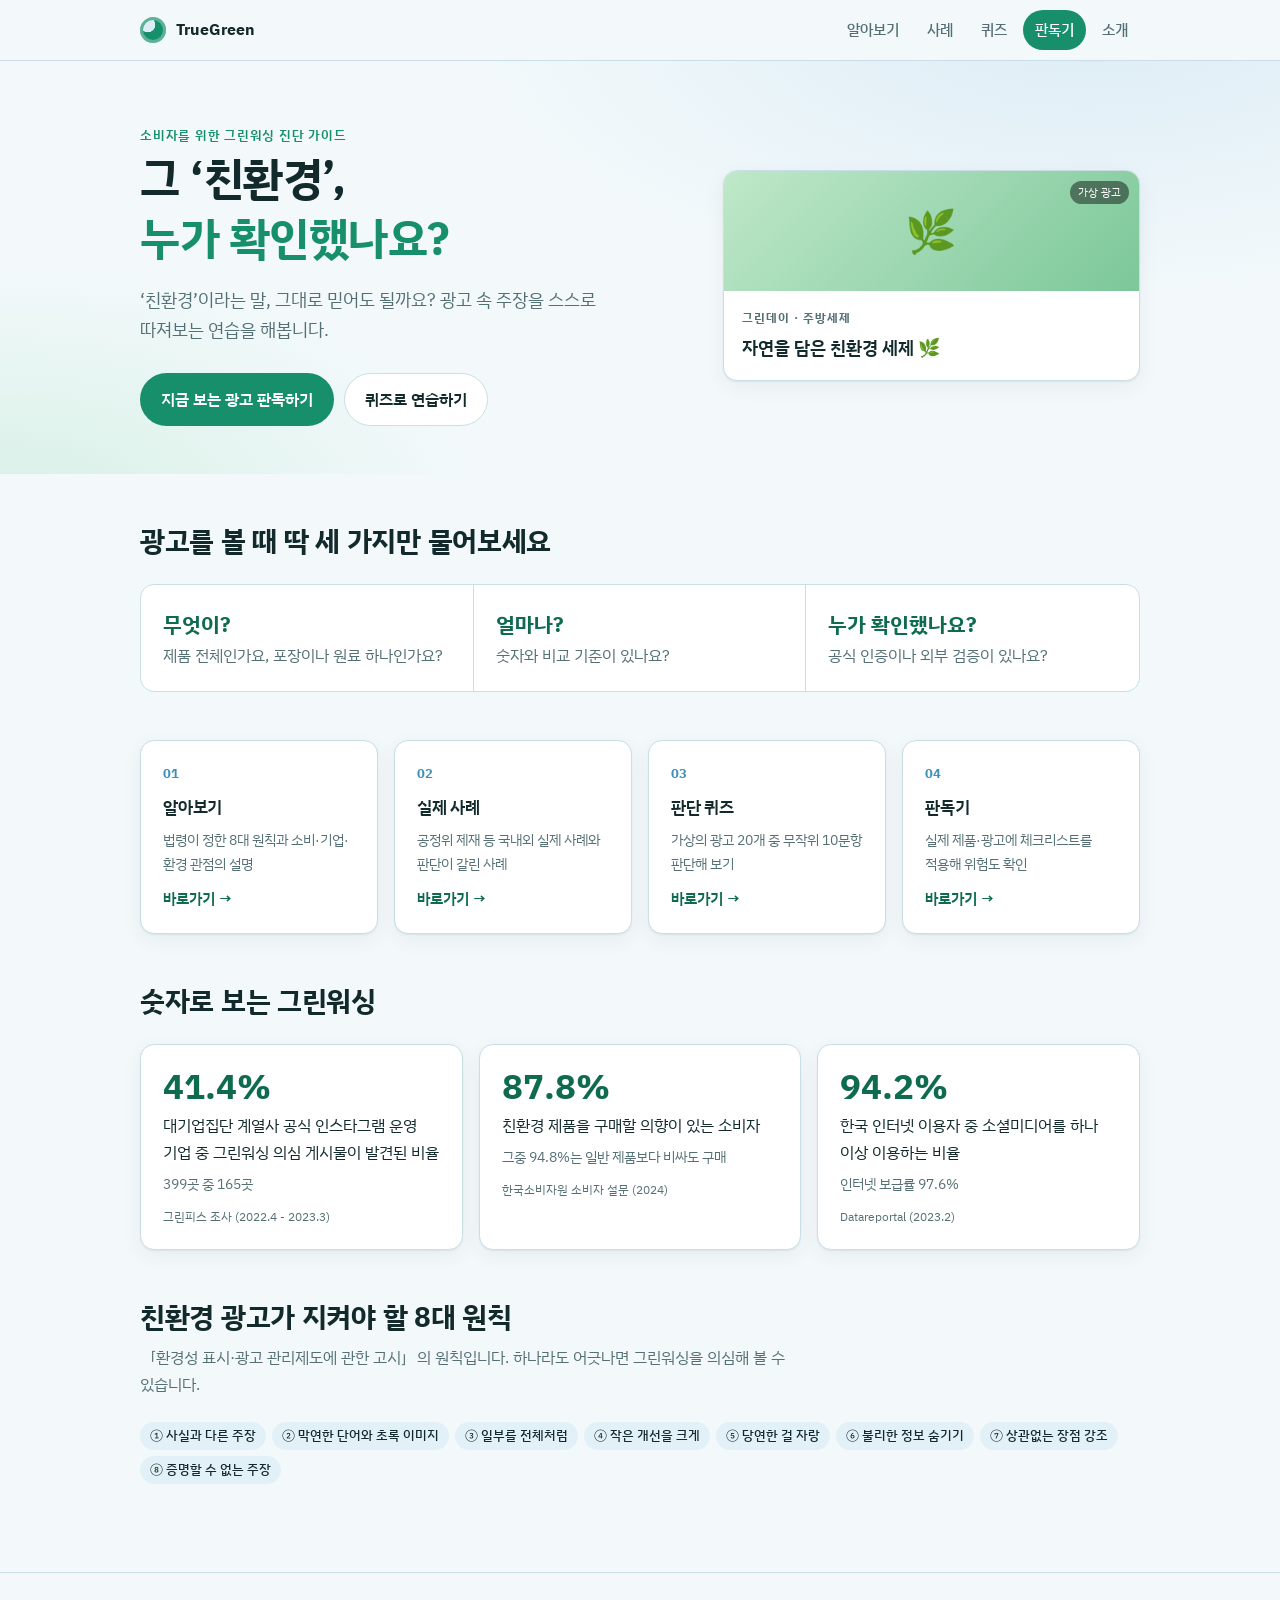
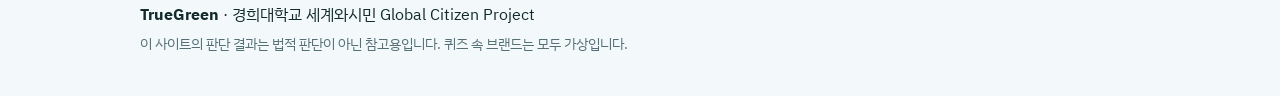
<file: webapp/index.html>
<!DOCTYPE html>
<html lang="ko">
<head>
  <meta charset="UTF-8">
  <meta name="viewport" content="width=device-width, initial-scale=1">
  <title>TrueGreen</title>
  <meta name="description" content="친환경 광고 속 주장을 스스로 따져보는 소비자용 그린워싱 진단 가이드">
  <meta property="og:title" content="TrueGreen">
  <meta property="og:description" content="‘친환경’이라는 말, 그대로 믿어도 될까요? 퀴즈와 체크리스트로 확인해 보세요.">
  <link rel="icon" href="data:image/svg+xml,%3Csvg xmlns='http://www.w3.org/2000/svg' viewBox='0 0 32 32'%3E%3Ccircle cx='16' cy='16' r='15' fill='%23178f6b'/%3E%3Cpath d='M10 19c0-6 5-10 12-10-1 7-5 12-11 12' fill='%23e2f1f7'/%3E%3C/svg%3E">
  <link rel="preconnect" href="https://fonts.googleapis.com">
  <link rel="preconnect" href="https://fonts.gstatic.com" crossorigin>
  <link rel="stylesheet" href="https://fonts.googleapis.com/css2?family=IBM+Plex+Sans+KR:wght@400;500;600;700&display=swap">
  <link rel="stylesheet" href="css/style.css">
</head>
<body>
  <a class="skip" href="#app">본문으로 건너뛰기</a>

  <header class="site-header">
    <div class="wrap header-inner">
      <a class="brand" href="#/" aria-label="홈">
        <span class="brand-mark" aria-hidden="true"></span>
        <span class="brand-name" data-site-name>TrueGreen</span>
      </a>
      <nav class="nav" aria-label="주요 메뉴">
        <a href="#/learn" data-route="learn">알아보기</a>
        <a href="#/cases" data-route="cases">사례</a>
        <a href="#/quiz" data-route="quiz">퀴즈</a>
        <a href="#/check" data-route="check" class="nav-cta">판독기</a>
        <a href="#/about" data-route="about">소개</a>
      </nav>
    </div>
  </header>

  <main id="app" tabindex="-1"></main>

  <footer class="site-footer">
    <div class="wrap footer-inner">
      <p><strong data-site-name>TrueGreen</strong> · <span data-project></span></p>
      <p class="muted small">이 사이트의 판단 결과는 법적 판단이 아닌 참고용입니다. 퀴즈 속 브랜드는 모두 가상입니다.</p>
    </div>
  </footer>

  <div class="toast" role="status" aria-live="polite"></div>

  <!-- 콘텐츠 데이터: 내용 수정은 data 폴더의 파일만 고치면 됩니다 -->
  <script src="data/config.js"></script>
  <script src="data/content.js"></script>
  <script src="data/cases.js"></script>
  <script src="data/quiz.js"></script>
  <script src="data/checklist.js"></script>
  <!-- 화면 구성 로직 -->
  <script src="js/app.js"></script>
</body>
</html>
</file>
<file: webapp/css/style.css>
/* ============================================================
   디자인 토큰 - 시원한 녹색 + 연한 푸른색
   색을 바꾸고 싶으면 여기 변수만 수정하세요.
   ============================================================ */
:root {
  --bg: #f3f9fb;
  --surface: #ffffff;
  --surface-2: #e2f1f7;
  --fg: #122a2b;
  --muted: #557075;
  --line: #c9dfe5;
  --accent: #178f6b;
  --accent-strong: #0f6b50;
  --accent-soft: #d6f0e5;
  --sky: #3d8fb8;
  --sky-soft: #dcecf5;
  --risk-low: #178f6b;
  --risk-mid: #b97c06;
  --risk-high: #c0443a;
  --risk-low-soft: #d6f0e5;
  --risk-mid-soft: #fbefd3;
  --risk-high-soft: #f8dedb;
  --font: "IBM Plex Sans KR", "Apple SD Gothic Neo", "Malgun Gothic", system-ui, sans-serif;
  --radius: 14px;
  --radius-sm: 8px;
  --shadow: 0 1px 2px rgba(18, 42, 43, .06), 0 6px 20px rgba(18, 42, 43, .06);
  --max: 1040px;
}
@media (prefers-color-scheme: dark) {
  :root {
    --bg: #0e1b1f; --surface: #14252a; --surface-2: #1a3038; --fg: #e4f1f3; --muted: #93adb2;
    --line: #29434b; --accent: #3fc29a; --accent-strong: #84dec1; --accent-soft: #1a3b33;
    --sky: #6fb6dc; --sky-soft: #1b3442;
    --risk-low: #3fc29a; --risk-mid: #e2a93a; --risk-high: #ec7468;
    --risk-low-soft: #1a3b33; --risk-mid-soft: #3d311a; --risk-high-soft: #43221f;
    --shadow: 0 1px 2px rgba(0,0,0,.3), 0 6px 20px rgba(0,0,0,.25);
    color-scheme: dark;
  }
}

/* ---------- 기본 ---------- */
* { box-sizing: border-box; }
html { scroll-behavior: smooth; }
body {
  margin: 0; background: var(--bg); color: var(--fg);
  font-family: var(--font); font-size: 16px; line-height: 1.7;
  word-break: keep-all; overflow-wrap: anywhere;
  -webkit-font-smoothing: antialiased;
}
h1, h2, h3, h4 { line-height: 1.35; margin: 0; text-wrap: balance; letter-spacing: -0.01em; }
h1 { font-size: clamp(1.9rem, 5vw, 2.8rem); font-weight: 700; }
h2 { font-size: clamp(1.35rem, 3.2vw, 1.75rem); font-weight: 700; }
h3 { font-size: 1.08rem; font-weight: 600; }
p { margin: 0; }
a { color: var(--accent-strong); }
button { font: inherit; color: inherit; }
:focus-visible { outline: 3px solid var(--sky); outline-offset: 2px; border-radius: 4px; }
main:focus { outline: none; }
.wrap { max-width: var(--max); margin: 0 auto; padding-inline: 20px; }
.muted { color: var(--muted); }
.small { font-size: .88rem; }
.eyebrow { font-size: .8rem; letter-spacing: .06em; color: var(--accent); font-weight: 600; }
.stack > * + * { margin-top: 12px; }
.skip { position: absolute; left: -999px; top: 8px; background: var(--fg); color: var(--bg); padding: 8px 12px; border-radius: 6px; z-index: 100; }
.skip:focus { left: 8px; }

/* ---------- 헤더 ---------- */
.site-header {
  position: sticky; top: 0; z-index: 50;
  background: color-mix(in srgb, var(--bg) 88%, transparent);
  backdrop-filter: saturate(1.4) blur(10px);
  border-bottom: 1px solid var(--line);
}
.header-inner { display: flex; align-items: center; justify-content: space-between; gap: 16px; min-height: 60px; }
.brand { display: flex; align-items: center; gap: 10px; text-decoration: none; color: var(--fg); font-weight: 700; white-space: nowrap; }
.brand-mark {
  width: 26px; height: 26px; border-radius: 50%;
  background: radial-gradient(circle at 30% 30%, var(--sky-soft) 0 28%, transparent 30%), var(--accent);
  box-shadow: inset 0 0 0 3px color-mix(in srgb, var(--accent) 70%, white);
}
.nav { display: flex; gap: 4px; overflow-x: auto; scrollbar-width: none; }
.nav::-webkit-scrollbar { display: none; }
.nav a {
  text-decoration: none; color: var(--muted); font-weight: 500; font-size: .95rem;
  padding: 7px 12px; border-radius: 999px; white-space: nowrap;
}
.nav a:hover { color: var(--fg); background: var(--surface-2); }
.nav a.active { color: var(--accent-strong); background: var(--accent-soft); }
.nav a.nav-cta { color: #fff; background: var(--accent); }
.nav a.nav-cta:hover, .nav a.nav-cta.active { background: var(--accent-strong); color: #fff; }
@media (prefers-color-scheme: dark) { .nav a.nav-cta, .nav a.nav-cta:hover, .nav a.nav-cta.active { color: #0e1b1f; } }
@media (max-width: 640px) {
  .header-inner { flex-direction: column; align-items: stretch; gap: 4px; padding-block: 10px 8px; }
  .nav { margin-inline: -8px; }
}

/* ---------- 공통 컴포넌트 ---------- */
.section { padding-block: 48px; }
.section-head { margin-bottom: 24px; max-width: 680px; }
.section-head p { margin-top: 8px; color: var(--muted); }
.card {
  background: var(--surface); border: 1px solid var(--line); border-radius: var(--radius);
  padding: 22px; box-shadow: var(--shadow);
}
.grid { display: grid; gap: 16px; }
.grid-2 { grid-template-columns: repeat(auto-fit, minmax(280px, 1fr)); }
.grid-3 { grid-template-columns: repeat(auto-fit, minmax(240px, 1fr)); }
.grid-4 { grid-template-columns: repeat(auto-fit, minmax(210px, 1fr)); }

.btn {
  display: inline-flex; align-items: center; justify-content: center; gap: 8px;
  padding: 12px 20px; border-radius: 999px; border: 1px solid transparent;
  font-weight: 600; text-decoration: none; cursor: pointer; min-height: 46px;
  transition: background .15s, transform .1s, border-color .15s;
}
.btn:active { transform: translateY(1px); }
.btn-primary { background: var(--accent); color: #fff; }
.btn-primary:hover { background: var(--accent-strong); }
@media (prefers-color-scheme: dark) { .btn-primary, .btn-primary:hover { color: #0e1b1f; } }
.btn-ghost { background: var(--surface); border-color: var(--line); color: var(--fg); }
.btn-ghost:hover { border-color: var(--accent); }
.btn-row { display: flex; flex-wrap: wrap; gap: 10px; }

.tag {
  display: inline-flex; align-items: center; gap: 4px; font-size: .8rem; font-weight: 500;
  padding: 3px 10px; border-radius: 999px; background: var(--surface-2); color: var(--fg);
  text-decoration: none; white-space: nowrap;
}
a.tag:hover { background: var(--accent-soft); }
.tags { display: flex; flex-wrap: wrap; gap: 6px; }

.toast {
  position: fixed; left: 50%; bottom: 24px; transform: translate(-50%, 20px);
  background: var(--fg); color: var(--bg); padding: 10px 18px; border-radius: 999px;
  font-size: .92rem; opacity: 0; pointer-events: none; transition: .2s; z-index: 100;
}
.toast.show { opacity: 1; transform: translate(-50%, 0); }

/* ---------- 홈 ---------- */
.hero {
  padding-block: 64px 48px;
  background:
    radial-gradient(900px 400px at 85% -10%, var(--sky-soft), transparent 70%),
    radial-gradient(700px 360px at 0% 110%, var(--accent-soft), transparent 70%);
}
.hero-inner { display: grid; grid-template-columns: 1.3fr 1fr; gap: 40px; align-items: center; }
.hero h1 em { font-style: normal; color: var(--accent); }
.hero p.lead { font-size: 1.12rem; color: var(--muted); margin-top: 16px; max-width: 520px; }
.hero .btn-row { margin-top: 28px; }
.hero-visual { position: relative; }
@media (max-width: 760px) { .hero-inner { grid-template-columns: 1fr; } .hero-visual { display: none; } }

.feature { display: flex; flex-direction: column; gap: 10px; text-decoration: none; color: inherit; transition: transform .15s, border-color .15s; }
.feature:hover { transform: translateY(-2px); border-color: var(--accent); }
.feature .num { font-size: .8rem; font-weight: 700; color: var(--sky); }
.feature .go { margin-top: auto; color: var(--accent-strong); font-weight: 600; font-size: .92rem; }

.three-q { display: grid; grid-template-columns: repeat(3, 1fr); gap: 0; border: 1px solid var(--line); border-radius: var(--radius); overflow: hidden; background: var(--surface); }
.three-q > div { padding: 22px; border-right: 1px solid var(--line); }
.three-q > div:last-child { border-right: 0; }
.three-q .q { font-size: 1.3rem; font-weight: 700; color: var(--accent-strong); }
@media (max-width: 640px) { .three-q { grid-template-columns: 1fr; } .three-q > div { border-right: 0; border-bottom: 1px solid var(--line); } .three-q > div:last-child { border-bottom: 0; } }

/* ---------- 가짜 광고 카드 (퀴즈·홈) ---------- */
.ad {
  position: relative; border-radius: var(--radius); overflow: hidden;
  border: 1px solid var(--line); background: var(--surface); box-shadow: var(--shadow);
}
.ad-visual { height: 120px; display: grid; place-items: center; font-size: 2.6rem; }
.ad-body { padding: 16px 18px 18px; }
.ad-brand { font-size: .78rem; font-weight: 700; letter-spacing: .08em; color: var(--muted); text-transform: uppercase; }
.ad-copy { font-size: 1.12rem; font-weight: 600; margin-top: 4px; }
.ad-label { position: absolute; top: 10px; right: 10px; font-size: .7rem; background: rgba(0,0,0,.45); color: #fff; padding: 2px 8px; border-radius: 999px; }
.look-leaf   { background: linear-gradient(135deg, #bfe8c9, #7cc79a); }
.look-plain  { background: linear-gradient(135deg, #e8eef0, #cfdbe0); }
.look-cert   { background: linear-gradient(135deg, #dcefe6, #b6dcc9); }
.look-sky    { background: linear-gradient(135deg, #cfe7f6, #8cc3e3); }
.look-spray  { background: linear-gradient(135deg, #e3f1f6, #b9dbe7); }
.look-wave   { background: linear-gradient(135deg, #c5e6f2, #6fb3d3); }
.look-badge  { background: linear-gradient(135deg, #d8f0d9, #9fd6a6); }
.look-forest { background: linear-gradient(135deg, #a9d8b5, #4f9e72); }

/* ---------- 알아보기 ---------- */
.def { display: grid; grid-template-columns: 1fr 1fr; gap: 24px; align-items: start; }
@media (max-width: 760px) { .def { grid-template-columns: 1fr; } }
.def .note { background: var(--sky-soft); border-radius: var(--radius); padding: 20px; }

.signal { display: flex; flex-direction: column; gap: 10px; scroll-margin-top: 90px; }
.signal-head { display: flex; gap: 12px; align-items: center; }
.signal-icon {
  flex: none; width: 40px; height: 40px; border-radius: 12px; display: grid; place-items: center;
  background: var(--accent-soft); color: var(--accent-strong); font-weight: 700; font-size: 1.15rem;
}
.signal .short { color: var(--muted); font-size: .94rem; }
.signal details { border-top: 1px dashed var(--line); padding-top: 10px; }
.signal summary { cursor: pointer; font-weight: 600; font-size: .92rem; color: var(--accent-strong); list-style: none; }
.signal summary::-webkit-details-marker { display: none; }
.signal summary::after { content: " +"; }
.signal details[open] summary::after { content: " −"; }
.signal .detail { margin-top: 10px; display: grid; gap: 10px; font-size: .94rem; }
.example { border-radius: var(--radius-sm); padding: 10px 12px; font-size: .92rem; }
.example b { display: block; font-size: .76rem; letter-spacing: .04em; margin-bottom: 2px; }
.example.bad { background: var(--risk-high-soft); }
.example.bad b { color: var(--risk-high); }
.example.good { background: var(--risk-low-soft); }
.example.good b { color: var(--risk-low); }
.basis { font-size: .82rem; color: var(--muted); }
.signal.flash { animation: flash 1.6s ease; }
@keyframes flash { 0%,40% { border-color: var(--accent); box-shadow: 0 0 0 4px var(--accent-soft); } }

.tabs { display: flex; gap: 6px; flex-wrap: wrap; margin-bottom: 16px; }
.tab {
  border: 1px solid var(--line); background: var(--surface); padding: 8px 16px; border-radius: 999px;
  cursor: pointer; font-weight: 600;
}
.tab[aria-selected="true"] { background: var(--accent); border-color: var(--accent); color: #fff; }
@media (prefers-color-scheme: dark) { .tab[aria-selected="true"] { color: #0e1b1f; } }
.axis-panel ul { margin: 14px 0 0; padding-left: 20px; display: grid; gap: 8px; }
.stats { display: grid; grid-template-columns: repeat(auto-fit, minmax(160px, 1fr)); gap: 12px; margin-top: 16px; }
.stat { background: var(--surface-2); border-radius: var(--radius-sm); padding: 14px; }
.stat .v { font-size: 1.5rem; font-weight: 700; color: var(--accent-strong); }

.steps { counter-reset: step; display: grid; gap: 12px; }
.step { position: relative; padding-left: 52px; }
.step::before {
  counter-increment: step; content: counter(step);
  position: absolute; left: 0; top: 0; width: 36px; height: 36px; border-radius: 50%;
  display: grid; place-items: center; background: var(--sky-soft); color: var(--sky); font-weight: 700;
}
.reg { display: grid; grid-template-columns: 220px 1fr; gap: 6px 20px; padding: 14px 0; border-bottom: 1px solid var(--line); }
.reg:last-child { border-bottom: 0; }
@media (max-width: 640px) { .reg { grid-template-columns: 1fr; } }

/* ---------- 사례 ---------- */
.filters { display: flex; gap: 6px; flex-wrap: wrap; margin-bottom: 20px; }
.case { display: flex; flex-direction: column; gap: 12px; }
.case-top { display: flex; justify-content: space-between; align-items: center; gap: 8px; flex-wrap: wrap; }
.case h3 { font-size: 1.15rem; }
.case .brands { font-size: .88rem; color: var(--muted); margin-top: 2px; }
.case dl { margin: 0; display: grid; gap: 10px; }
.case dt { font-size: .78rem; font-weight: 700; color: var(--muted); letter-spacing: .03em; }
.case dd { margin: 2px 0 0; font-size: .95rem; }
.outcome { border-radius: var(--radius-sm); padding: 10px 12px; font-size: .92rem; }
.outcome.sanction { background: var(--risk-high-soft); }
.outcome.guidance, .outcome.court { background: var(--risk-mid-soft); }
.outcome.cleared { background: var(--sky-soft); }
.badge { font-size: .74rem; font-weight: 700; padding: 3px 9px; border-radius: 999px; }
.badge.sanction { background: var(--risk-high); color: #fff; }
.badge.guidance, .badge.court { background: var(--risk-mid); color: #fff; }
.badge.cleared { background: var(--sky); color: #fff; }
.takeaway { border-left: 3px solid var(--accent); padding-left: 12px; font-size: .94rem; }
.sources { font-size: .82rem; color: var(--muted); }
.sources a { color: var(--muted); }

/* ---------- 퀴즈 · 판독기 공통 ---------- */
.flow { max-width: 640px; margin: 0 auto; }
.progress { display: flex; align-items: center; gap: 12px; margin-bottom: 18px; font-size: .88rem; color: var(--muted); }
.progress-bar { flex: 1; height: 8px; border-radius: 999px; background: var(--surface-2); overflow: hidden; }
.progress-bar span { display: block; height: 100%; background: linear-gradient(90deg, var(--accent), var(--sky)); border-radius: inherit; transition: width .3s; }
.question { font-size: 1.12rem; font-weight: 600; margin: 20px 0 14px; }
.options { display: grid; gap: 10px; }
.option {
  text-align: left; width: 100%; padding: 14px 16px; border-radius: var(--radius-sm);
  border: 1.5px solid var(--line); background: var(--surface); cursor: pointer; font-weight: 500;
  min-height: 52px; transition: border-color .15s, background .15s;
}
.option:hover:not(:disabled) { border-color: var(--accent); }
.option:disabled { cursor: default; }
.option.correct { border-color: var(--risk-low); background: var(--risk-low-soft); }
.option.wrong { border-color: var(--risk-high); background: var(--risk-high-soft); }
.option.dim { opacity: .55; }
.option.selected { border-color: var(--accent); background: var(--accent-soft); }
.feedback { margin-top: 16px; border-radius: var(--radius); padding: 18px; animation: rise .25s ease; }
.feedback.ok { background: var(--risk-low-soft); }
.feedback.no { background: var(--risk-high-soft); }
.feedback h4 { font-size: 1rem; margin-bottom: 6px; }
.feedback .tag { background: var(--surface); margin-top: 10px; }
@keyframes rise { from { opacity: 0; transform: translateY(6px); } }
.nav-row { display: flex; justify-content: space-between; gap: 10px; margin-top: 20px; }

.result-hero { text-align: center; padding: 28px 22px; }
.result-hero .score { font-size: 3rem; font-weight: 700; color: var(--accent-strong); line-height: 1.1; }
.result-hero h2 { margin-top: 8px; }
.result-hero p { margin-top: 10px; color: var(--muted); }
.result-hero .btn-row { justify-content: center; margin-top: 20px; }
.review { margin-top: 20px; display: grid; gap: 10px; }
.review-item { display: flex; gap: 12px; align-items: flex-start; padding: 12px 14px; border-radius: var(--radius-sm); background: var(--surface); border: 1px solid var(--line); font-size: .94rem; }
.review-item .mark { flex: none; font-weight: 700; }
.review-item .mark.o { color: var(--risk-low); }
.review-item .mark.x { color: var(--risk-high); }

/* 판독기 */
.check-answers { display: grid; grid-template-columns: repeat(3, 1fr); gap: 8px; }
.check-answers .option { text-align: center; }
@media (max-width: 420px) { .check-answers { grid-template-columns: 1fr; } }
.gauge { width: 220px; max-width: 70%; margin: 0 auto; display: block; }
.gauge-track { stroke: var(--surface-2); }
.gauge-fill { transition: stroke-dashoffset 1s cubic-bezier(.2,.8,.2,1); }
.level-low  { --lv: var(--risk-low);  --lv-soft: var(--risk-low-soft); }
.level-mid  { --lv: var(--risk-mid);  --lv-soft: var(--risk-mid-soft); }
.level-high { --lv: var(--risk-high); --lv-soft: var(--risk-high-soft); }
.level-pill { display: inline-block; margin-top: 6px; padding: 6px 16px; border-radius: 999px; background: var(--lv-soft); color: var(--lv); font-weight: 700; }
.flagged { display: grid; gap: 10px; margin-top: 16px; }
.flag { padding: 14px 16px; border-radius: var(--radius-sm); background: var(--surface); border: 1px solid var(--line); border-left: 4px solid var(--risk-high); }
.flag.half { border-left-color: var(--risk-mid); }
.flag .t { font-weight: 600; }
.flag .d { font-size: .92rem; color: var(--muted); margin-top: 4px; }
.disclaimer { font-size: .84rem; color: var(--muted); background: var(--surface-2); padding: 12px 14px; border-radius: var(--radius-sm); margin-top: 20px; }

/* 소개 */
.about-grid { display: grid; grid-template-columns: 1.4fr 1fr; gap: 20px; }
@media (max-width: 760px) { .about-grid { grid-template-columns: 1fr; } }
.member-list { margin: 8px 0 0; padding-left: 20px; }

/* ---------- 푸터 ---------- */
.site-footer { border-top: 1px solid var(--line); margin-top: 40px; padding-block: 28px 40px; }
.footer-inner { display: grid; gap: 4px; }

@media (prefers-reduced-motion: reduce) {
  *, *::before, *::after { animation: none !important; transition: none !important; scroll-behavior: auto !important; }
}

/* ---------- 현황 수치 ---------- */
.stat-card { display: flex; flex-direction: column; gap: 6px; }
.stat-card.row { flex-direction: row; align-items: center; gap: 18px; padding: 18px; }
.stat-card.row .stat-v { flex: none; min-width: 96px; font-size: 1.7rem; }
.stat-v { font-size: 2.2rem; font-weight: 700; color: var(--accent-strong); line-height: 1.1; }
.stat-src { font-size: .78rem; color: var(--muted); margin-top: 4px; }
@media (max-width: 420px) { .stat-card.row { flex-direction: column; align-items: flex-start; gap: 6px; } }

.bars { display: flex; align-items: flex-end; gap: 12px; height: 200px; margin-top: 18px; padding-top: 20px; border-bottom: 1px solid var(--line); }
.bar-col { flex: 1; height: 100%; display: flex; flex-direction: column; justify-content: flex-end; align-items: center; gap: 4px; position: relative; }
.bar { width: 100%; max-width: 56px; background: var(--sky); opacity: .55; border-radius: 6px 6px 0 0; }
.bar.peak { background: var(--risk-high); opacity: .85; }
.bar-val { font-size: .8rem; font-weight: 600; }
.bar-year { position: absolute; bottom: -24px; font-size: .8rem; color: var(--muted); }
.bars + p { margin-top: 32px !important; }

/* ---------- 표 · 7가지 죄악 ---------- */
.table-card { padding: 6px 4px; overflow-x: auto; }
.tbl { width: 100%; border-collapse: collapse; font-size: .92rem; }
.tbl th, .tbl td { text-align: left; padding: 12px 14px; border-bottom: 1px solid var(--line); vertical-align: top; }
.tbl thead th { font-size: .78rem; color: var(--muted); font-weight: 700; }
.tbl tbody tr:last-child th, .tbl tbody tr:last-child td { border-bottom: 0; }
.tbl tbody th { white-space: nowrap; color: var(--accent-strong); }
.sins { display: grid; gap: 0; padding: 6px 22px; }
.sin { padding: 12px 0; border-bottom: 1px solid var(--line); display: grid; gap: 4px; }
.sin:last-child { border-bottom: 0; }
.example.fashion { background: var(--sky-soft); }
.example.fashion b { color: var(--sky); }
</file>
